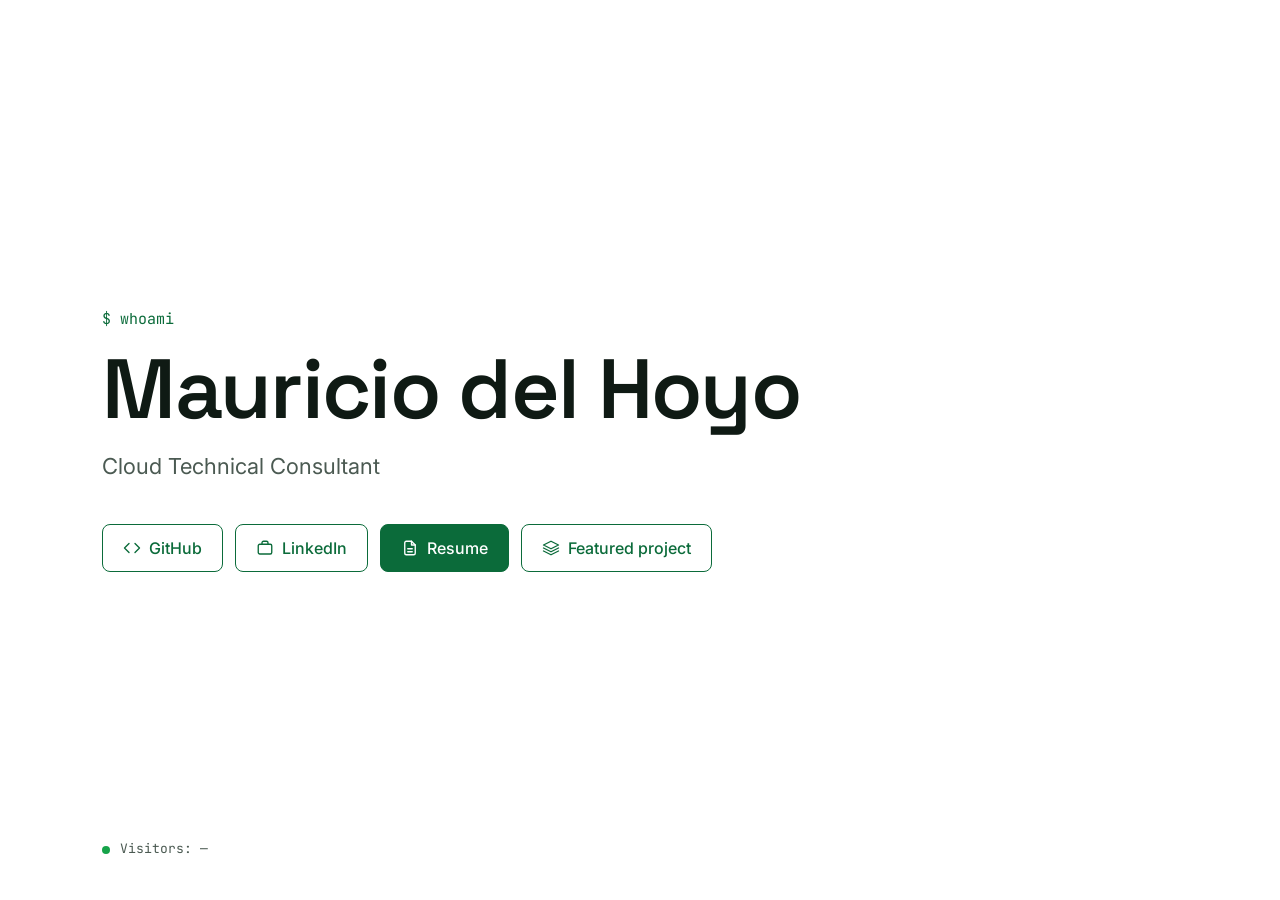
<file: src/frontend/index.html>
<!DOCTYPE html>
<html lang="en">
<head>
  <meta charset="UTF-8">
  <meta name="viewport" content="width=device-width, initial-scale=1.0">
  <title>Mauricio del Hoyo · Cloud Technical Consultant</title>
  <meta name="description" content="Mauricio del Hoyo, Cloud Technical Consultant. Resume, GitHub, LinkedIn and the serverless AWS project behind this site.">
  <link rel="icon" href="/favicon.ico" sizes="32x32">
  <link rel="icon" href="/favicon.svg" type="image/svg+xml">
  <link rel="apple-touch-icon" href="/apple-touch-icon.png">
  <link rel="preconnect" href="https://fonts.googleapis.com">
  <link rel="preconnect" href="https://fonts.gstatic.com" crossorigin>
  <link rel="stylesheet" href="https://fonts.googleapis.com/css2?family=Inter:wght@400;500&family=JetBrains+Mono:wght@400;500&family=Space+Grotesk:wght@600&display=swap">
  <link rel="stylesheet" href="main.css">
</head>
<body>
  <main class="landing">
    <section class="hero">
      <p class="prompt">$ whoami</p>
      <h1>Mauricio del Hoyo</h1>
      <p class="hero__role">Cloud Technical Consultant</p>

      <nav class="links" aria-label="Links">
        <a class="btn" href="https://github.com/mauricio-delhoyo" rel="noopener">
          <svg class="ico" viewBox="0 0 24 24" aria-hidden="true"><polyline points="16 18 22 12 16 6"/><polyline points="8 6 2 12 8 18"/></svg>
          GitHub
        </a>
        <a class="btn" href="https://www.linkedin.com/in/mauricio-d-674073208/" rel="noopener">
          <svg class="ico" viewBox="0 0 24 24" aria-hidden="true"><rect x="3" y="7" width="18" height="13" rx="2"/><path d="M8 7V5a2 2 0 0 1 2-2h4a2 2 0 0 1 2 2v2"/></svg>
          LinkedIn
        </a>
        <a class="btn btn--primary" href="resume.html">
          <svg class="ico" viewBox="0 0 24 24" aria-hidden="true"><path d="M14 3H7a2 2 0 0 0-2 2v14a2 2 0 0 0 2 2h10a2 2 0 0 0 2-2V8z"/><path d="M14 3v5h5"/><path d="M9 13h6M9 17h6"/></svg>
          Resume
        </a>
        <a class="btn" href="project.html">
          <svg class="ico" viewBox="0 0 24 24" aria-hidden="true"><path d="M12 3 2 8l10 5 10-5z"/><path d="m2 16 10 5 10-5"/><path d="m2 12 10 5 10-5"/></svg>
          Featured project
        </a>
      </nav>
    </section>

    <footer class="counter">
      <span class="counter__dot" aria-hidden="true"></span>
      <span>Visitors: <span id="visitor-count">…</span></span>
    </footer>
  </main>

  <script src="fetchAPI.js"></script>
</body>
</html>
</file>
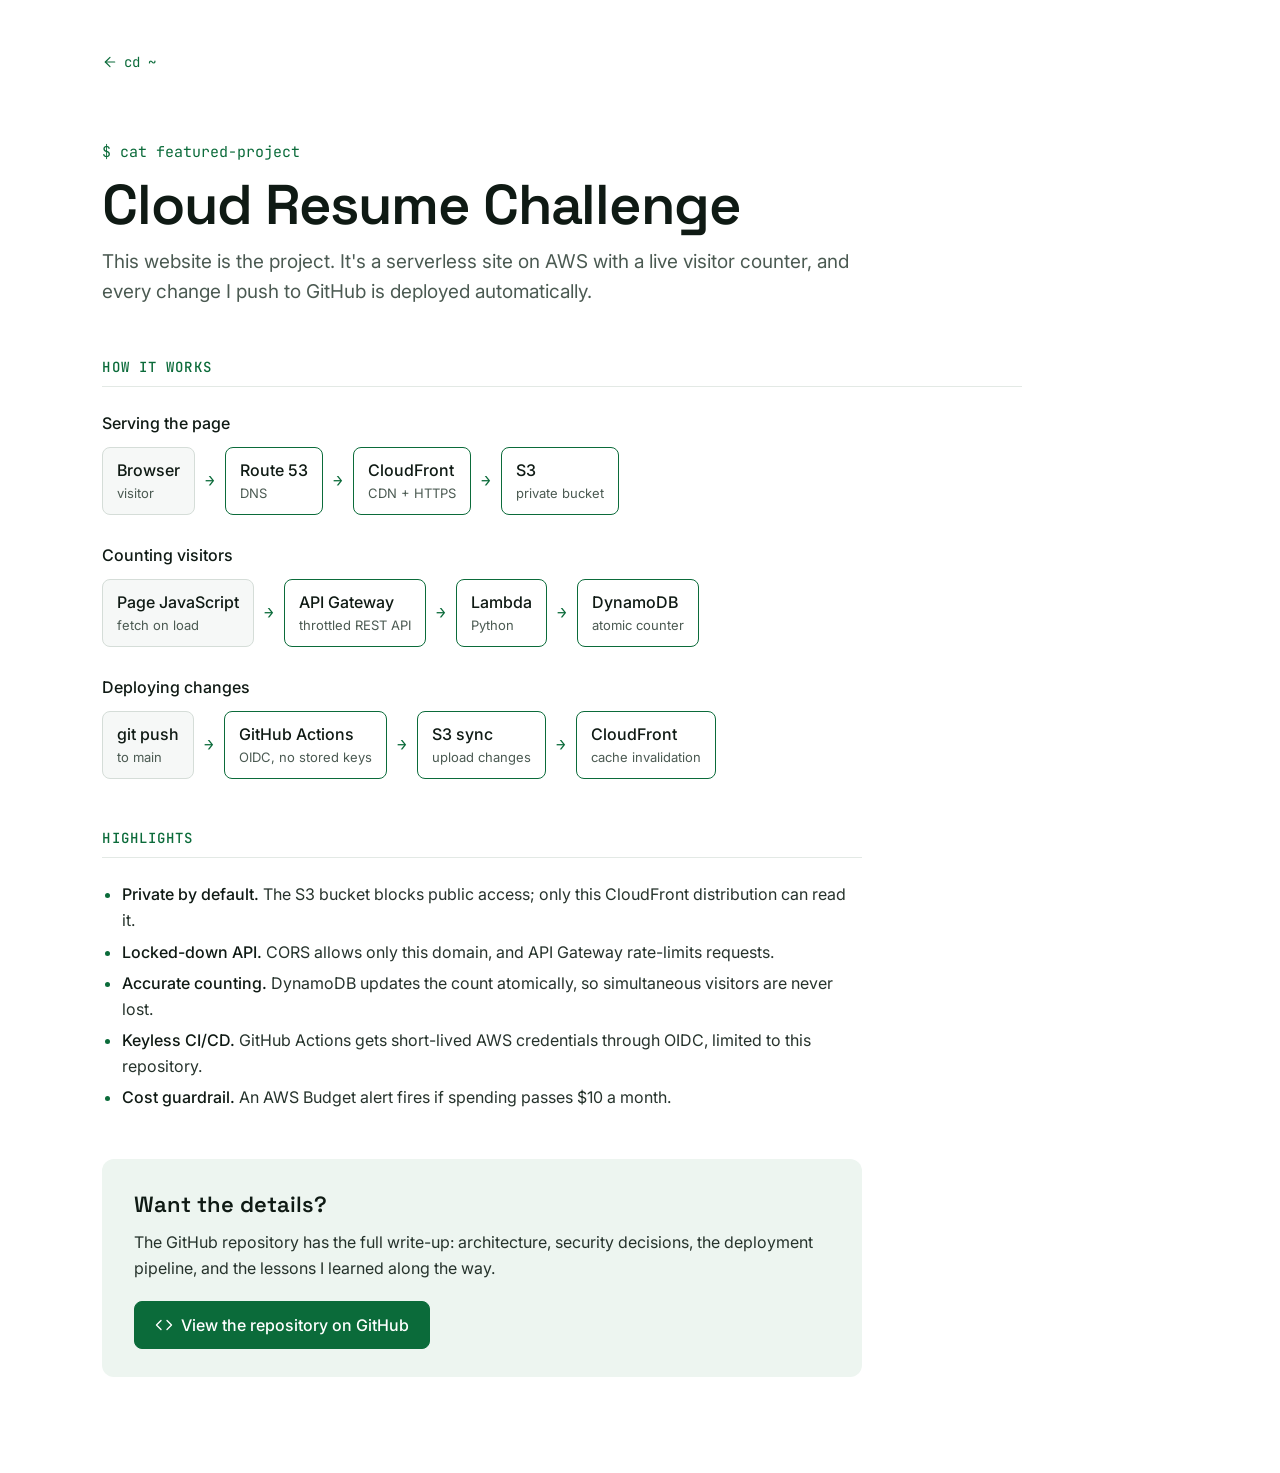
<file: src/frontend/project.html>
<!DOCTYPE html>
<html lang="en">
<head>
  <meta charset="UTF-8">
  <meta name="viewport" content="width=device-width, initial-scale=1.0">
  <title>Cloud Resume Challenge · Mauricio del Hoyo</title>
  <meta name="description" content="How this site works: a serverless AWS website with a live visitor counter, deployed automatically with GitHub Actions.">
  <link rel="icon" href="/favicon.ico" sizes="32x32">
  <link rel="icon" href="/favicon.svg" type="image/svg+xml">
  <link rel="apple-touch-icon" href="/apple-touch-icon.png">
  <link rel="preconnect" href="https://fonts.googleapis.com">
  <link rel="preconnect" href="https://fonts.gstatic.com" crossorigin>
  <link rel="stylesheet" href="https://fonts.googleapis.com/css2?family=Inter:wght@400;500&family=JetBrains+Mono:wght@400;500&family=Space+Grotesk:wght@600&display=swap">
  <link rel="stylesheet" href="main.css">
</head>
<body>
  <div class="page">
    <div class="page__inner page__inner--wide">
      <nav class="topbar" aria-label="Page">
        <a class="back" href="/">
          <svg class="ico" viewBox="0 0 24 24" aria-hidden="true"><path d="M19 12H5"/><path d="m12 19-7-7 7-7"/></svg>
          cd ~
        </a>
      </nav>

      <header class="page-header">
        <p class="prompt">$ cat featured-project</p>
        <h1>Cloud Resume Challenge</h1>
        <p class="page-header__sub">This website is the project. It's a serverless site on AWS with a live visitor counter, and every change I push to GitHub is deployed automatically.</p>
      </header>

      <main>
        <section class="section" aria-labelledby="how">
          <h2 class="section-title" id="how">How it works</h2>

          <div class="flows">
            <div>
              <p class="flow__label">Serving the page</p>
              <ol class="flow__steps">
                <li><span class="node node--start"><span class="node__name">Browser</span><span class="node__desc">visitor</span></span></li>
                <li><span class="node"><span class="node__name">Route 53</span><span class="node__desc">DNS</span></span></li>
                <li><span class="node"><span class="node__name">CloudFront</span><span class="node__desc">CDN + HTTPS</span></span></li>
                <li><span class="node"><span class="node__name">S3</span><span class="node__desc">private bucket</span></span></li>
              </ol>
            </div>

            <div>
              <p class="flow__label">Counting visitors</p>
              <ol class="flow__steps">
                <li><span class="node node--start"><span class="node__name">Page JavaScript</span><span class="node__desc">fetch on load</span></span></li>
                <li><span class="node"><span class="node__name">API Gateway</span><span class="node__desc">throttled REST API</span></span></li>
                <li><span class="node"><span class="node__name">Lambda</span><span class="node__desc">Python</span></span></li>
                <li><span class="node"><span class="node__name">DynamoDB</span><span class="node__desc">atomic counter</span></span></li>
              </ol>
            </div>

            <div>
              <p class="flow__label">Deploying changes</p>
              <ol class="flow__steps">
                <li><span class="node node--start"><span class="node__name">git push</span><span class="node__desc">to main</span></span></li>
                <li><span class="node"><span class="node__name">GitHub Actions</span><span class="node__desc">OIDC, no stored keys</span></span></li>
                <li><span class="node"><span class="node__name">S3 sync</span><span class="node__desc">upload changes</span></span></li>
                <li><span class="node"><span class="node__name">CloudFront</span><span class="node__desc">cache invalidation</span></span></li>
              </ol>
            </div>
          </div>
        </section>

        <section class="section section--narrow" aria-labelledby="highlights">
          <h2 class="section-title" id="highlights">Highlights</h2>
          <ul class="list">
            <li><strong>Private by default.</strong> The S3 bucket blocks public access; only this CloudFront distribution can read it.</li>
            <li><strong>Locked-down API.</strong> CORS allows only this domain, and API Gateway rate-limits requests.</li>
            <li><strong>Accurate counting.</strong> DynamoDB updates the count atomically, so simultaneous visitors are never lost.</li>
            <li><strong>Keyless CI/CD.</strong> GitHub Actions gets short-lived AWS credentials through OIDC, limited to this repository.</li>
            <li><strong>Cost guardrail.</strong> An AWS Budget alert fires if spending passes $10 a month.</li>
          </ul>
        </section>

        <section class="callout" aria-labelledby="more">
          <h2 id="more">Want the details?</h2>
          <p>The GitHub repository has the full write-up: architecture, security decisions, the deployment pipeline, and the lessons I learned along the way.</p>
          <a class="btn btn--primary" href="https://github.com/mauricio-delhoyo/Cloud-Resume-Challenge" rel="noopener">
            <svg class="ico" viewBox="0 0 24 24" aria-hidden="true"><polyline points="16 18 22 12 16 6"/><polyline points="8 6 2 12 8 18"/></svg>
            View the repository on GitHub
          </a>
        </section>
      </main>
    </div>
  </div>
</body>
</html>
</file>
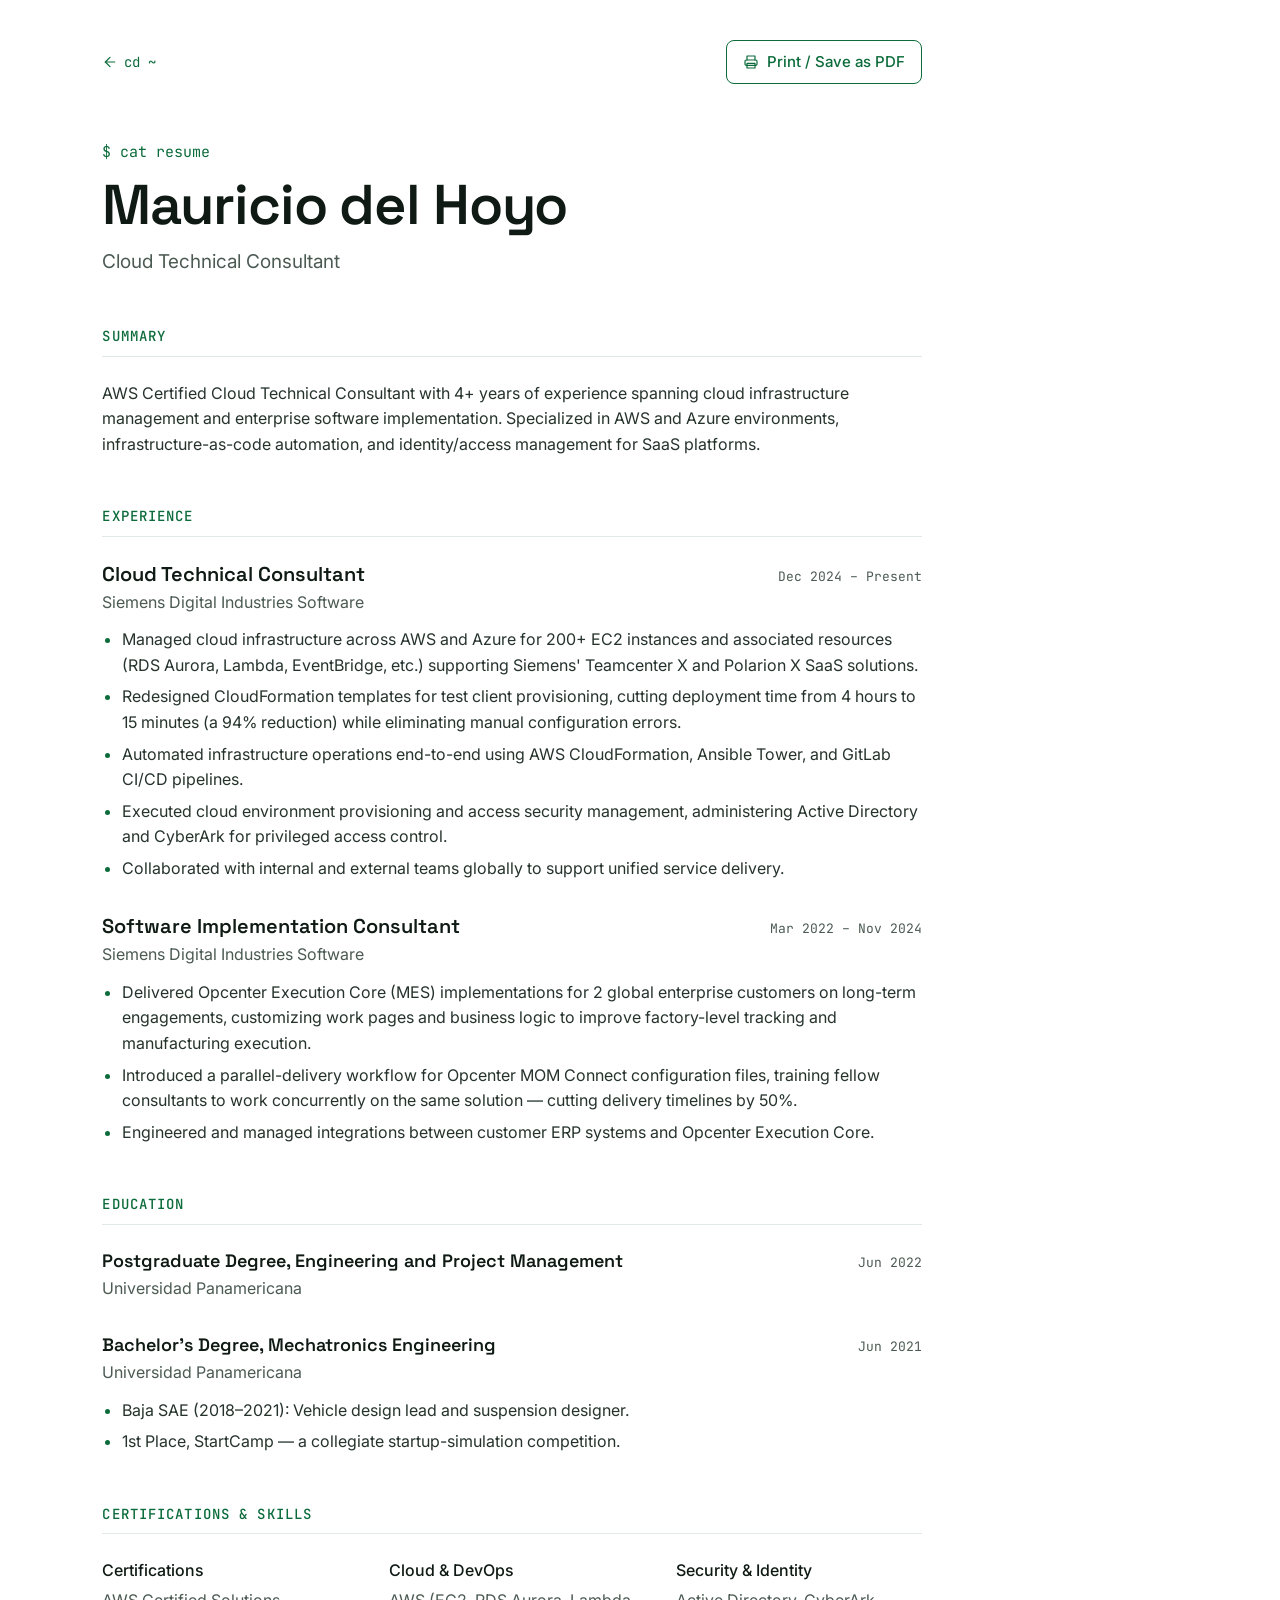
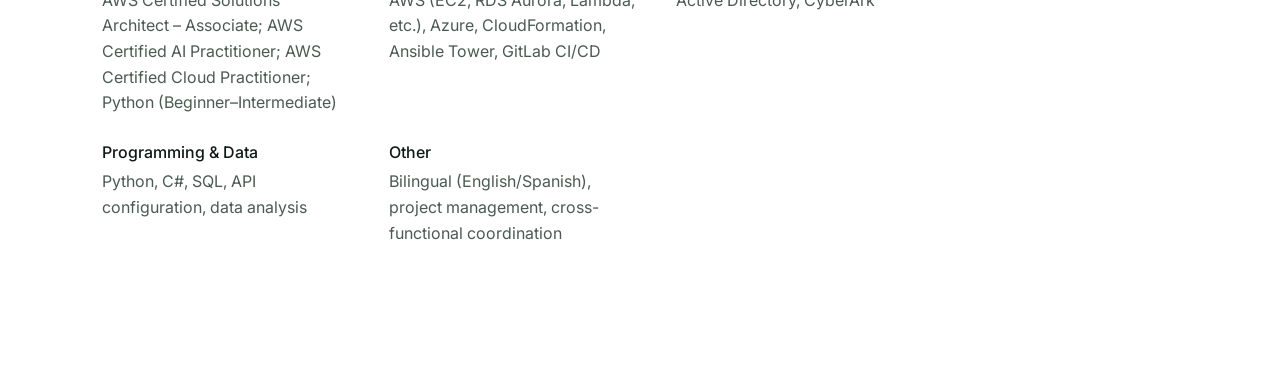
<file: src/frontend/resume.html>
<!DOCTYPE html>
<html lang="en">
<head>
  <meta charset="UTF-8">
  <meta name="viewport" content="width=device-width, initial-scale=1.0">
  <title>Resume · Mauricio del Hoyo</title>
  <meta name="description" content="Resume of Mauricio del Hoyo, Cloud Technical Consultant: AWS and Azure infrastructure, infrastructure as code and CI/CD.">
  <link rel="icon" href="/favicon.ico" sizes="32x32">
  <link rel="icon" href="/favicon.svg" type="image/svg+xml">
  <link rel="apple-touch-icon" href="/apple-touch-icon.png">
  <link rel="preconnect" href="https://fonts.googleapis.com">
  <link rel="preconnect" href="https://fonts.gstatic.com" crossorigin>
  <link rel="stylesheet" href="https://fonts.googleapis.com/css2?family=Inter:wght@400;500&family=JetBrains+Mono:wght@400;500&family=Space+Grotesk:wght@600&display=swap">
  <link rel="stylesheet" href="main.css">
</head>
<body>
  <div class="page">
    <div class="page__inner">
      <nav class="topbar no-print" aria-label="Page">
        <a class="back" href="/">
          <svg class="ico" viewBox="0 0 24 24" aria-hidden="true"><path d="M19 12H5"/><path d="m12 19-7-7 7-7"/></svg>
          cd ~
        </a>
        <button class="btn btn--small" type="button" onclick="window.print()">
          <svg class="ico" viewBox="0 0 24 24" aria-hidden="true"><path d="M6 9V3h12v6"/><rect x="3" y="9" width="18" height="8" rx="2"/><path d="M6 14h12v7H6z"/></svg>
          Print / Save as PDF
        </button>
      </nav>

      <header class="page-header">
        <p class="prompt">$ cat resume</p>
        <h1>Mauricio del Hoyo</h1>
        <p class="page-header__sub">Cloud Technical Consultant</p>
      </header>

      <main>
        <section class="section" aria-labelledby="summary">
          <h2 class="section-title" id="summary">Summary</h2>
          <p class="text">AWS Certified Cloud Technical Consultant with 4+ years of experience spanning cloud infrastructure management and enterprise software implementation. Specialized in AWS and Azure environments, infrastructure-as-code automation, and identity/access management for SaaS platforms.</p>
        </section>

        <section class="section" aria-labelledby="experience">
          <h2 class="section-title" id="experience">Experience</h2>

          <article class="entry">
            <div class="entry__head">
              <h3>Cloud Technical Consultant</h3>
              <span class="entry__date">Dec 2024 – Present</span>
            </div>
            <p class="entry__org">Siemens Digital Industries Software</p>
            <ul class="list">
              <li>Managed cloud infrastructure across AWS and Azure for 200+ EC2 instances and associated resources (RDS Aurora, Lambda, EventBridge, etc.) supporting Siemens' Teamcenter X and Polarion X SaaS solutions.</li>
              <li>Redesigned CloudFormation templates for test client provisioning, cutting deployment time from 4 hours to 15 minutes (a 94% reduction) while eliminating manual configuration errors.</li>
              <li>Automated infrastructure operations end-to-end using AWS CloudFormation, Ansible Tower, and GitLab CI/CD pipelines.</li>
              <li>Executed cloud environment provisioning and access security management, administering Active Directory and CyberArk for privileged access control.</li>
              <li>Collaborated with internal and external teams globally to support unified service delivery.</li>
            </ul>
          </article>

          <article class="entry">
            <div class="entry__head">
              <h3>Software Implementation Consultant</h3>
              <span class="entry__date">Mar 2022 – Nov 2024</span>
            </div>
            <p class="entry__org">Siemens Digital Industries Software</p>
            <ul class="list">
              <li>Delivered Opcenter Execution Core (MES) implementations for 2 global enterprise customers on long-term engagements, customizing work pages and business logic to improve factory-level tracking and manufacturing execution.</li>
              <li>Introduced a parallel-delivery workflow for Opcenter MOM Connect configuration files, training fellow consultants to work concurrently on the same solution — cutting delivery timelines by 50%.</li>
              <li>Engineered and managed integrations between customer ERP systems and Opcenter Execution Core.</li>
            </ul>
          </article>
        </section>

        <section class="section" aria-labelledby="education">
          <h2 class="section-title" id="education">Education</h2>

          <article class="entry entry--compact">
            <div class="entry__head">
              <h3>Postgraduate Degree, Engineering and Project Management</h3>
              <span class="entry__date">Jun 2022</span>
            </div>
            <p class="entry__org">Universidad Panamericana</p>
          </article>

          <article class="entry entry--compact">
            <div class="entry__head">
              <h3>Bachelor's Degree, Mechatronics Engineering</h3>
              <span class="entry__date">Jun 2021</span>
            </div>
            <p class="entry__org">Universidad Panamericana</p>
            <ul class="list">
              <li>Baja SAE (2018–2021): Vehicle design lead and suspension designer.</li>
              <li>1st Place, StartCamp — a collegiate startup-simulation competition.</li>
            </ul>
          </article>
        </section>

        <section class="section" aria-labelledby="skills">
          <h2 class="section-title" id="skills">Certifications &amp; Skills</h2>
          <dl class="skills">
            <div>
              <dt>Certifications</dt>
              <dd>AWS Certified Solutions Architect – Associate; AWS Certified AI Practitioner; AWS Certified Cloud Practitioner; Python (Beginner–Intermediate)</dd>
            </div>
            <div>
              <dt>Cloud &amp; DevOps</dt>
              <dd>AWS (EC2, RDS Aurora, Lambda, etc.), Azure, CloudFormation, Ansible Tower, GitLab CI/CD</dd>
            </div>
            <div>
              <dt>Security &amp; Identity</dt>
              <dd>Active Directory, CyberArk</dd>
            </div>
            <div>
              <dt>Programming &amp; Data</dt>
              <dd>Python, C#, SQL, API configuration, data analysis</dd>
            </div>
            <div>
              <dt>Other</dt>
              <dd>Bilingual (English/Spanish), project management, cross-functional coordination</dd>
            </div>
          </dl>
        </section>
      </main>
    </div>
  </div>
</body>
</html>
</file>
<file: src/frontend/main.css>
/* ==========================================================================
   delhoyo.dev: shared styles for index.html, resume.html and project.html
   ========================================================================== */

:root {
  --accent: #0b6b3a;
  --accent-hover: #084d2a;
  --accent-tint: #edf5f0;
  --selection: #bfe5cd;
  --ink: #0f1a14;
  --body: #26332c;
  --muted: #4b5a52;
  --line: #e3e9e5;
  --chip-border: #d5ddd8;
  --chip-bg: #f6f8f7;
  --live: #16a34a;

  --font-sans: "Inter", system-ui, -apple-system, "Segoe UI", Helvetica, Arial, sans-serif;
  --font-display: "Space Grotesk", var(--font-sans);
  --font-mono: "JetBrains Mono", ui-monospace, SFMono-Regular, Menlo, Consolas, monospace;

  --gutter: clamp(24px, 8vw, 128px);
}

*,
*::before,
*::after {
  box-sizing: border-box;
}

html {
  -webkit-text-size-adjust: 100%;
}

body {
  margin: 0;
  background: #fff;
  color: var(--ink);
  font-family: var(--font-sans);
  font-size: 16px;
  line-height: 1.6;
}

::selection {
  background: var(--selection);
  color: var(--ink);
}

a {
  color: var(--accent);
}

a:hover {
  color: var(--accent-hover);
}

:focus-visible {
  outline: 2px solid var(--accent);
  outline-offset: 3px;
}

/* ---------- Shared pieces ---------- */

.ico {
  flex: none;
  width: 18px;
  height: 18px;
  fill: none;
  stroke: currentColor;
  stroke-width: 1.8;
  stroke-linecap: round;
  stroke-linejoin: round;
}

.prompt {
  margin: 0;
  font-family: var(--font-mono);
  font-size: 15px;
  color: var(--accent);
}

.btn {
  display: inline-flex;
  align-items: center;
  gap: 8px;
  min-height: 48px;
  padding: 10px 20px;
  border: 1.5px solid var(--accent);
  border-radius: 8px;
  background: transparent;
  color: var(--accent);
  font: 500 16px/1.25 var(--font-sans);
  text-decoration: none;
  cursor: pointer;
  transition: background-color 0.15s ease, color 0.15s ease, border-color 0.15s ease;
}

.btn:hover {
  background: var(--accent);
  color: #fff;
}

.btn--primary {
  background: var(--accent);
  color: #fff;
}

.btn--primary:hover {
  background: var(--ink);
  border-color: var(--ink);
  color: #fff;
}

.btn--small {
  min-height: 44px;
  padding: 8px 16px;
  font-size: 15px;
}

.btn--small .ico {
  width: 16px;
  height: 16px;
}

/* ---------- Landing page (index.html) ---------- */

.landing {
  min-height: 100vh;
  min-height: 100svh;
  display: flex;
  flex-direction: column;
  padding: 40px var(--gutter);
}

.hero {
  flex: 1;
  display: flex;
  flex-direction: column;
  justify-content: center;
  gap: 16px;
  max-width: 760px;
  padding: 64px 0;
}

.hero h1 {
  margin: 0;
  font-family: var(--font-display);
  font-weight: 600;
  font-size: clamp(44px, 7vw, 84px);
  line-height: 1.02;
  letter-spacing: -0.02em;
}

.hero__role {
  margin: 0;
  font-size: clamp(18px, 2vw, 22px);
  color: var(--muted);
}

.links {
  display: flex;
  flex-wrap: wrap;
  gap: 12px;
  margin-top: 24px;
}

.counter {
  display: flex;
  align-items: center;
  gap: 10px;
  font-family: var(--font-mono);
  font-size: 13px;
  color: var(--muted);
}

.counter__dot {
  width: 8px;
  height: 8px;
  border-radius: 50%;
  background: var(--live);
}

/* ---------- Inner pages (resume.html, project.html) ---------- */

.page {
  padding: 40px var(--gutter) 96px;
}

.page__inner {
  max-width: 820px;
}

.page__inner--wide {
  max-width: 920px;
}

.topbar {
  display: flex;
  flex-wrap: wrap;
  justify-content: space-between;
  align-items: center;
  gap: 12px;
}

.back {
  display: inline-flex;
  align-items: center;
  gap: 6px;
  min-height: 44px;
  font-family: var(--font-mono);
  font-size: 14px;
  text-decoration: none;
}

.back .ico {
  width: 16px;
  height: 16px;
}

.page-header {
  display: flex;
  flex-direction: column;
  gap: 12px;
  max-width: 760px;
  margin: 56px 0 48px;
}

.page-header h1 {
  margin: 0;
  font-family: var(--font-display);
  font-weight: 600;
  font-size: clamp(36px, 5vw, 56px);
  line-height: 1.05;
  letter-spacing: -0.02em;
}

.page-header__sub {
  margin: 0;
  font-size: 19px;
  color: var(--muted);
}

.section {
  margin-bottom: 48px;
}

.section--narrow {
  max-width: 760px;
}

.section-title {
  margin: 0 0 24px;
  padding-bottom: 8px;
  border-bottom: 1px solid var(--line);
  font-family: var(--font-mono);
  font-weight: 500;
  font-size: 14px;
  letter-spacing: 0.08em;
  text-transform: uppercase;
  color: var(--accent);
}

.text {
  margin: 0;
  color: var(--body);
}

.list {
  margin: 12px 0 0;
  padding-left: 20px;
  color: var(--body);
}

.list li {
  margin: 6px 0;
}

.list li::marker {
  color: var(--accent);
}

.list strong {
  font-weight: 500;
  color: var(--ink);
}

/* Resume entries */

.entry {
  margin-bottom: 32px;
}

.entry:last-child {
  margin-bottom: 0;
}

.entry__head {
  display: flex;
  flex-wrap: wrap;
  justify-content: space-between;
  align-items: baseline;
  gap: 4px 24px;
}

.entry h3 {
  margin: 0;
  font-family: var(--font-display);
  font-weight: 600;
  font-size: 20px;
  line-height: 1.3;
}

.entry--compact h3 {
  font-size: 18px;
}

.entry__date {
  font-family: var(--font-mono);
  font-size: 13px;
  color: var(--muted);
  white-space: nowrap;
}

.entry__org {
  margin: 2px 0 0;
  color: var(--muted);
}

.skills {
  display: grid;
  grid-template-columns: repeat(auto-fit, minmax(240px, 1fr));
  gap: 24px 40px;
  margin: 0;
}

.skills dt {
  font-weight: 500;
}

.skills dd {
  margin: 4px 0 0;
  color: var(--muted);
}

/* Project page: architecture flows */

.flows {
  display: flex;
  flex-direction: column;
  gap: 28px;
}

.flow__label {
  margin: 0 0 10px;
  font-weight: 500;
}

.flow__steps {
  display: flex;
  flex-wrap: wrap;
  align-items: center;
  gap: 10px;
  margin: 0;
  padding: 0;
  list-style: none;
}

.flow__steps li {
  display: flex;
  align-items: center;
  gap: 10px;
}

.flow__steps li + li::before {
  content: "→";
  font-family: var(--font-mono);
  color: var(--accent);
}

.node {
  padding: 10px 14px;
  border: 1.5px solid var(--accent);
  border-radius: 8px;
}

.node--start {
  border: 1px solid var(--chip-border);
  background: var(--chip-bg);
}

.node__name {
  display: block;
  font-weight: 500;
}

.node__desc {
  display: block;
  font-size: 13px;
  color: var(--muted);
}

.callout {
  max-width: 760px;
  padding: 28px 32px;
  border-radius: 12px;
  background: var(--accent-tint);
}

.callout h2 {
  margin: 0 0 8px;
  font-family: var(--font-display);
  font-weight: 600;
  font-size: 22px;
}

.callout p {
  margin: 0 0 20px;
  color: var(--body);
}

/* ---------- Print (resume "Save as PDF") ---------- */

@media print {
  @page {
    margin: 10mm 14mm;
  }

  body {
    font-size: 9.5pt;
    line-height: 1.35;
    color: #000;
  }

  .no-print,
  .prompt {
    display: none !important;
  }

  .page {
    padding: 0;
  }

  .page__inner {
    max-width: none;
  }

  .page-header {
    margin: 0 0 10pt;
    gap: 2pt;
  }

  .page-header h1 {
    font-size: 22pt;
  }

  .page-header__sub {
    font-size: 12pt;
    color: #333;
  }

  .section {
    margin-bottom: 10pt;
  }

  .section-title {
    margin-bottom: 6pt;
    padding-bottom: 2pt;
    font-size: 9pt;
    color: #000;
    border-color: #999;
    break-after: avoid;
  }

  .entry {
    margin-bottom: 7pt;
    break-inside: avoid;
  }

  .entry h3 {
    font-size: 11pt;
  }

  .entry__date,
  .entry__org,
  .skills dd {
    color: #333;
  }

  .list {
    margin-top: 4pt;
    color: #000;
  }

  .list li {
    margin: 1pt 0;
  }

  .list li::marker {
    color: #000;
  }

  .skills {
    grid-template-columns: repeat(3, 1fr);
    gap: 6pt 18pt;
  }

  .skills > div {
    break-inside: avoid;
  }

  a {
    color: #000;
    text-decoration: none;
  }
}
</file>
